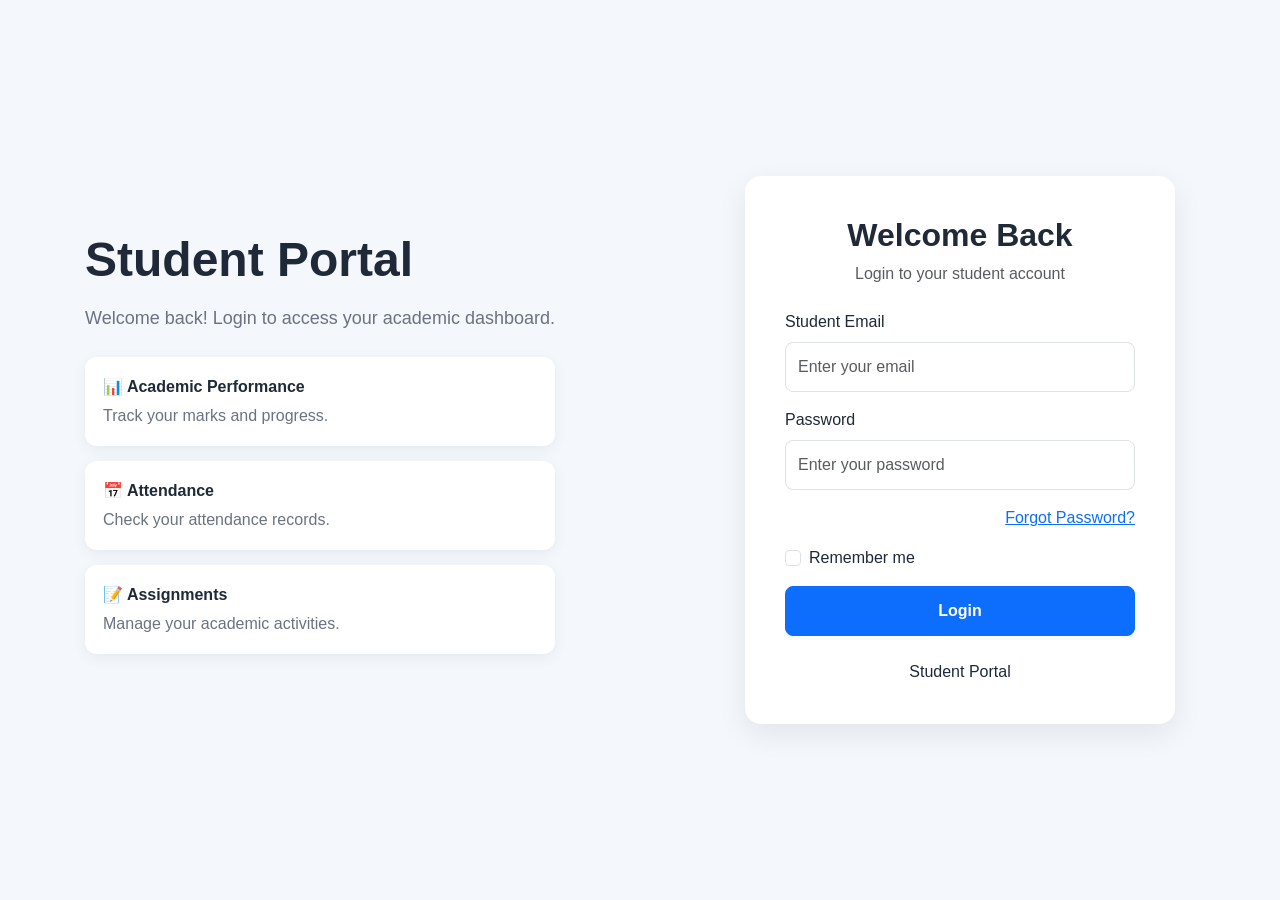
<file: index.html>
<!DOCTYPE html>
<html lang="en">

<head>
    <meta charset="UTF-8">

    <meta name="viewport" content="width=device-width, initial-scale=1.0">

    <title>Student Portal - Login</title>

    <!-- Bootstrap CSS -->
    <link
        href="https://cdn.jsdelivr.net/npm/bootstrap@5.3.3/dist/css/bootstrap.min.css"
        rel="stylesheet">

    <!-- Our Custom CSS -->
    <link rel="stylesheet" href="css/style.css">
</head>

<body>

    <!-- Main Container -->
    <div class="container-fluid min-vh-100">

        <div class="row min-vh-100">

            <!-- Left Section -->
            <div class="col-md-6 d-flex align-items-center justify-content-center">

                <div class="login-info">
                    <h1>Student Portal</h1>

                    <p>
                        Welcome back! Login to access your
                        academic dashboard.
                    </p>

                    <div class="mt-4">
                        <div class="feature">
                            <strong>📊 Academic Performance</strong>
                            <p>Track your marks and progress.</p>
                        </div>

                        <div class="feature">
                            <strong>📅 Attendance</strong>
                            <p>Check your attendance records.</p>
                        </div>

                        <div class="feature">
                            <strong>📝 Assignments</strong>
                            <p>Manage your academic activities.</p>
                        </div>
                    </div>
                </div>

            </div>


            <!-- Right Section -->
            <div class="col-md-6 d-flex align-items-center justify-content-center">

                <div class="login-card">

                    <h2 class="text-center mb-2">
                        Welcome Back
                    </h2>

                    <p class="text-center text-muted mb-4">
                        Login to your student account
                    </p>


                    <!-- Login Form -->
                    <form>

                        <!-- Email -->
                        <div class="mb-3">
                            <label for="email" class="form-label">
                                Student Email
                            </label>

                            <input
                                type="email"
                                class="form-control"
                                id="email"
                                placeholder="Enter your email"
                                required>
                        </div>


                        <!-- Password -->
                        <div class="mb-3">
                            <label for="password" class="form-label">
                                Password
                            </label>

                            <input
                                type="password"
                                class="form-control"
                                id="password"
                                placeholder="Enter your password"
                                required>
                        </div>


                        <!-- Remember Me -->
                        <div class="text-end mb-3"><a href="#" id="forgotPassword">Forgot Password?</a></div><div class="form-check mb-3">

                            <input
                                class="form-check-input"
                                type="checkbox"
                                id="remember">

                            <label
                                class="form-check-label"
                                for="remember">

                                Remember me

                            </label>

                        </div>


                        <!-- Login Button -->
                        <button
                            type="submit"
                            class="btn btn-primary w-100">

                            Login

                        </button>

                    </form>


                    <p class="text-center mt-4 mb-0">
                        Student Portal
                    </p>

                </div>

            </div>

        </div>

    </div>


    <!-- Bootstrap JavaScript -->
    <script
        src="https://cdn.jsdelivr.net/npm/bootstrap@5.3.3/dist/js/bootstrap.bundle.min.js">
    </script>

    <!-- Our Custom JavaScript -->
    <script src="js/script.js"></script>

</body>

</html>
</file>
<file: css/style.css>
/* Remove default spacing from the browser */
* {
    margin: 0;
    padding: 0;
    box-sizing: border-box;
}


/* Page background */
body {
    font-family: Arial, sans-serif;
    background-color: #f4f7fb;
    color: #1f2937;
}


/* Left side content */
.login-info {
    max-width: 500px;
}


/* Main heading */
.login-info h1 {
    font-size: 48px;
    font-weight: 700;
    margin-bottom: 15px;
}


/* Description */
.login-info > p {
    font-size: 18px;
    color: #6b7280;
    line-height: 1.6;
}


/* Feature section */
.feature {
    background-color: white;
    padding: 18px;
    margin-bottom: 15px;
    border-radius: 12px;
    box-shadow: 0 4px 15px rgba(0, 0, 0, 0.06);
}


/* Feature heading */
.feature strong {
    font-size: 16px;
}


/* Feature description */
.feature p {
    margin-top: 5px;
    margin-bottom: 0;
    color: #6b7280;
}


/* Login card */
.login-card {
    width: 100%;
    max-width: 430px;
    background-color: white;
    padding: 40px;
    border-radius: 16px;
    box-shadow: 0 10px 30px rgba(0, 0, 0, 0.08);
}


/* Login heading */
.login-card h2 {
    font-weight: 700;
}


/* Input fields */
.form-control {
    padding: 12px;
    border-radius: 8px;
}


/* Login button */
.btn-primary {
    padding: 12px;
    border-radius: 8px;
    font-weight: 600;
}


/* Mobile responsive design */
@media (max-width: 767px) {

    .login-info {
        padding: 40px 20px 20px;
        text-align: center;
    }

    .login-info h1 {
        font-size: 36px;
    }

    .login-info > p {
        font-size: 16px;
    }

    .login-card {
        margin: 20px;
        padding: 30px 25px;
    }
}
 /* ================= MOBILE MENU ================= */

.mobile-menu-btn {
    display: none;
    background-color: #111827;
    color: white;
    border: none;
    padding: 10px 15px;
    border-radius: 8px;
    margin-bottom: 15px;
    font-size: 16px;
}

@media (max-width: 767px) {

    .mobile-menu-btn {
        display: block;
    }

    .sidebar {
        display: none;
    }

    .sidebar.mobile-open {
        display: block;
    }

    .dashboard-content {
        width: 100%;
    }
}

/* ================= RECENT ACTIVITY ================= */

#activityContainer .assignment {
    transition: 0.3s;
}

#activityContainer .assignment:hover {
    background-color: #f9fafb;
    padding-left: 10px;
    padding-right: 10px;
}

#activityContainer .assignment h6 {
    margin-bottom: 5px;
}

#activityContainer .assignment p {
    margin-bottom: 0;
}

/* ================= LOGIN IMPROVEMENTS ================= */

.login-info {
    animation: fadeIn 0.8s ease;
}

.login-card {
    animation: slideUp 0.8s ease;
}

.login-card .form-control:focus {
    border-color: #2563eb;
    box-shadow: 0 0 0 0.2rem rgba(37, 99, 235, 0.15);
}

.login-card .btn-primary {
    transition: 0.3s;
}

.login-card .btn-primary:hover {
    transform: translateY(-2px);
}

@keyframes fadeIn {
    from {
        opacity: 0;
        transform: translateX(-20px);
    }

    to {
        opacity: 1;
        transform: translateX(0);
    }
}

@keyframes slideUp {
    from {
        opacity: 0;
        transform: translateY(20px);
    }

    to {
        opacity: 1;
        transform: translateY(0);
    }
}

/* ================= THEME TOGGLE ================= */

.theme-btn {
    border: none;
    background-color: white;
    color: #111827;
    padding: 10px 15px;
    border-radius: 8px;
    cursor: pointer;
    box-shadow: 0 3px 10px rgba(0,0,0,0.08);
    margin-bottom: 20px;
}

body.dark-mode {
    background-color: #0f172a;
    color: #e5e7eb;
}

body.dark-mode .dashboard-content {
    background-color: #0f172a;
}

body.dark-mode .dashboard-card,
body.dark-mode .stat-card {
    background-color: #1e293b;
    color: #e5e7eb;
}

body.dark-mode .dashboard-header p,
body.dark-mode .stat-card p,
body.dark-mode .assignment p,
body.dark-mode .date {
    color: #94a3b8;
}

body.dark-mode .theme-btn {
    background-color: #1e293b;
    color: white;
}

body.dark-mode .table {
    color: #e5e7eb;
}

body.dark-mode .table th {
    color: #94a3b8;
}

/* ================= FORM VALIDATION ================= */

.validation-error {
    color: #dc3545;
    font-size: 14px;
    margin-top: 5px;
}

.form-control.input-error {
    border-color: #dc3545;
}

.form-control.input-success {
    border-color: #198754;
}
</file>
